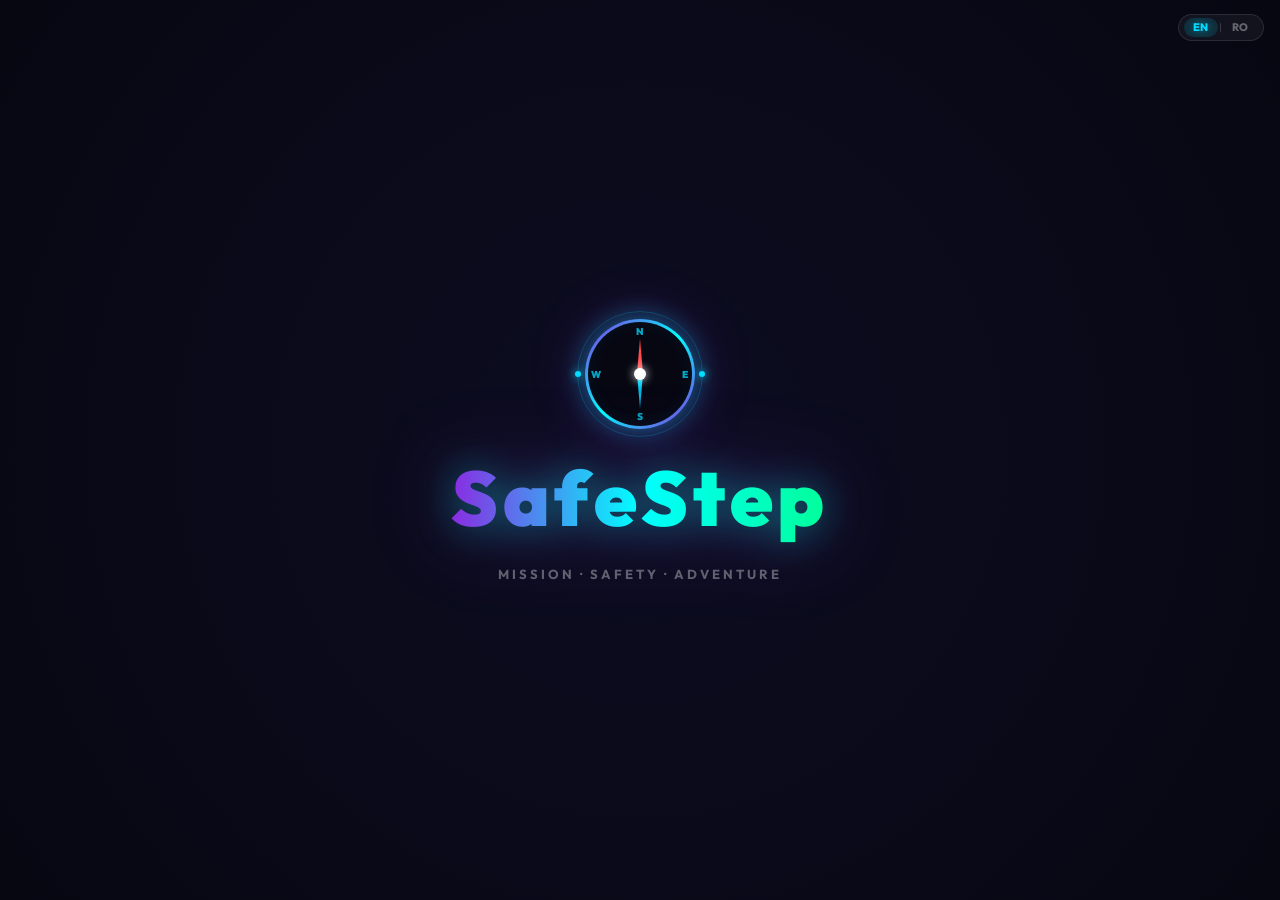
<file: src/main/resources/static/index.html>
<!DOCTYPE html>
<html lang="en">
<head>
    <meta charset="UTF-8">
    <meta name="viewport" content="width=device-width, initial-scale=1.0">
    <title>SafeStep — Portal</title>

    <!-- PWA META TAGS -->
    <meta name="apple-mobile-web-app-capable" content="yes">
    <meta name="apple-mobile-web-app-status-bar-style" content="black-translucent">
    <meta name="mobile-web-app-capable" content="yes">

    <link rel="stylesheet" href="css/style.css">
    <script src="js/i18n.js"></script>
    <style>
        /* ── Language Switcher ── */
        .lang-switcher {
            position: fixed;
            top: 14px;
            right: 16px;
            z-index: 100000;
            display: flex;
            align-items: center;
            gap: 1px;
            background: rgba(255,255,255,0.05);
            border: 1px solid rgba(255,255,255,0.10);
            border-radius: 999px;
            padding: 3px 5px;
            backdrop-filter: blur(10px);
            -webkit-backdrop-filter: blur(10px);
        }
        .lang-btn {
            background: transparent;
            border: none;
            color: rgba(255,255,255,0.35);
            font-size: 0.68rem;
            font-weight: 800;
            letter-spacing: 0.6px;
            cursor: pointer;
            padding: 4px 9px;
            border-radius: 999px;
            transition: color 0.2s ease, background 0.2s ease, text-shadow 0.2s ease;
            line-height: 1;
        }
        .lang-btn.active {
            background: rgba(0, 220, 255, 0.13);
            color: #00dcff;
            text-shadow: 0 0 8px rgba(0, 220, 255, 0.55);
        }
        .lang-btn:hover:not(.active) { color: rgba(255,255,255,0.70); }
        .lang-divider {
            color: rgba(255,255,255,0.18);
            font-size: 0.65rem;
            pointer-events: none;
            user-select: none;
        }

        /* ══════════════════════════════════════════════════════════════
           GLOBAL BACKGROUND
        ══════════════════════════════════════════════════════════════ */
        body.portal {
            min-height: 100vh;
            display: grid;
            place-items: center;
            padding: 20px;
            background: radial-gradient(circle at center, #0d0d22 0%, #070712 100%);
            overflow-x: hidden;
            position: relative;
        }

        body.portal::before,
        body.portal::after {
            content: "";
            position: fixed;
            border-radius: 50%;
            pointer-events: none;
            z-index: 0;
            filter: blur(90px);
        }
        body.portal::before {
            width: 520px;
            height: 520px;
            top: -120px;
            left: -140px;
            background: radial-gradient(circle, rgba(138, 43, 226, 0.18) 0%, transparent 70%);
            animation: orbPulse 7s ease-in-out infinite alternate;
        }
        body.portal::after {
            width: 480px;
            height: 480px;
            bottom: -100px;
            right: -120px;
            background: radial-gradient(circle, rgba(0, 220, 255, 0.14) 0%, transparent 70%);
            animation: orbPulse 9s 1.5s ease-in-out infinite alternate;
        }
        @keyframes orbPulse {
            from { opacity: 0.55; transform: scale(1);   }
            to   { opacity: 1;    transform: scale(1.18); }
        }
        .orb-mid {
            position: fixed;
            width: 340px;
            height: 340px;
            top: 38%;
            right: 15%;
            background: radial-gradient(circle, rgba(106, 0, 255, 0.10) 0%, transparent 70%);
            border-radius: 50%;
            filter: blur(70px);
            pointer-events: none;
            z-index: 0;
            animation: orbPulse 11s 3s ease-in-out infinite alternate;
        }

        /* ══════════════════════════════════════════════════════════════
           SPLASH SCREEN
        ══════════════════════════════════════════════════════════════ */
        #splash-screen {
            position: fixed;
            inset: 0;
            z-index: 99999;
            background: radial-gradient(circle at center, #0d0d22 0%, #070712 100%);
            display: flex;
            flex-direction: column;
            align-items: center;
            justify-content: center;
            gap: 20px;
            transition: opacity 0.6s ease;
        }
        #splash-screen.fade-out {
            opacity: 0;
            pointer-events: none;
        }

        /* Compass — splash */
        .compass-wrap {
            position: relative;
            width: 110px;
            height: 110px;
            animation: compassSpin 2s ease-out both;
        }
        @keyframes compassSpin {
            from { transform: rotate(-360deg) scale(0.6); opacity: 0; }
            to   { transform: rotate(0deg)   scale(1);   opacity: 1; }
        }
        .compass-ring {
            position: absolute;
            inset: 0;
            border-radius: 50%;
            border: 3px solid transparent;
            background: linear-gradient(#070712, #070712) padding-box,
                        linear-gradient(135deg, #8a2be2, #00ffff, #8a2be2) border-box;
            box-shadow: 0 0 28px rgba(0, 220, 255, 0.45), 0 0 56px rgba(138, 43, 226, 0.30),
                        inset 0 0 18px rgba(0, 220, 255, 0.06);
        }
        .compass-ring-outer {
            position: absolute;
            inset: -8px;
            border-radius: 50%;
            border: 1px solid rgba(0, 220, 255, 0.18);
            animation: ringRotate 12s linear infinite;
        }
        .compass-ring-outer::before,
        .compass-ring-outer::after {
            content: "";
            position: absolute;
            width: 6px;
            height: 6px;
            background: #00dcff;
            border-radius: 50%;
            box-shadow: 0 0 8px #00dcff;
            top: 50%;
            left: -3px;
            transform: translateY(-50%);
        }
        .compass-ring-outer::after {
            left: auto;
            right: -3px;
        }
        @keyframes ringRotate {
            from { transform: rotate(0deg); }
            to   { transform: rotate(360deg); }
        }
        .compass-needle {
            position: absolute;
            inset: 0;
            display: flex;
            align-items: center;
            justify-content: center;
            animation: needleSwing 2.2s 0.5s ease-out both;
        }
        @keyframes needleSwing {
            0%   { transform: rotate(180deg); }
            60%  { transform: rotate(-20deg); }
            80%  { transform: rotate(12deg);  }
            100% { transform: rotate(0deg);   }
        }
        .needle-shaft {
            position: relative;
            width: 6px;
            height: 70px;
            display: flex;
            flex-direction: column;
            align-items: center;
        }
        .needle-north {
            flex: 1;
            width: 6px;
            clip-path: polygon(50% 0%, 100% 100%, 0% 100%);
            background: linear-gradient(180deg, #ff3a3a, #ff6060);
            box-shadow: 0 0 12px rgba(255, 60, 60, 0.7);
        }
        .needle-south {
            flex: 1;
            width: 6px;
            clip-path: polygon(0% 0%, 100% 0%, 50% 100%);
            background: linear-gradient(180deg, #00dcff, #0099cc);
            box-shadow: 0 0 12px rgba(0, 220, 255, 0.7);
        }
        .needle-center {
            position: absolute;
            top: 50%;
            left: 50%;
            transform: translate(-50%, -50%);
            width: 12px;
            height: 12px;
            border-radius: 50%;
            background: #fff;
            box-shadow: 0 0 10px rgba(255, 255, 255, 0.9);
            z-index: 2;
        }
        .compass-label {
            position: absolute;
            font-size: 0.62rem;
            font-weight: 900;
            letter-spacing: 1px;
            color: rgba(0, 220, 255, 0.75);
        }
        .compass-label.n { top:  6px; left: 50%; transform: translateX(-50%); }
        .compass-label.s { bottom: 6px; left: 50%; transform: translateX(-50%); }
        .compass-label.e { right: 6px; top: 50%; transform: translateY(-50%); }
        .compass-label.w { left:  6px; top: 50%; transform: translateY(-50%); }

        .splash-title {
            font-weight: 900;
            font-size: clamp(2.8rem, 9vw, 4.8rem);
            letter-spacing: 0.06em;
            background: linear-gradient(90deg, #8a2be2, #00ffff, #00ff99);
            -webkit-background-clip: text;
            background-clip: text;
            color: transparent;
            filter: drop-shadow(0 0 20px rgba(0, 255, 255, 0.4))
                    drop-shadow(0 0 40px rgba(138, 43, 226, 0.30));
            animation: splashTitleIn 0.7s 0.2s ease both,
                       splashPulse   2s   0.9s ease-in-out infinite alternate;
        }
        @keyframes splashTitleIn {
            from { opacity: 0; transform: translateY(20px); }
            to   { opacity: 1; transform: translateY(0);    }
        }
        @keyframes splashPulse {
            from { filter: drop-shadow(0 0 12px rgba(0,255,255,0.25)) drop-shadow(0 0 24px rgba(138,43,226,0.20)); }
            to   { filter: drop-shadow(0 0 32px rgba(0,255,255,0.60)) drop-shadow(0 0 56px rgba(138,43,226,0.48)); }
        }
        .splash-tagline {
            font-size: 0.82rem;
            font-weight: 700;
            letter-spacing: 3px;
            color: rgba(255,255,255,0.35);
            animation: splashTitleIn 0.7s 0.4s ease both;
        }

        /* ══════════════════════════════════════════════════════════════
           PORTAL
        ══════════════════════════════════════════════════════════════ */
        #portal-content {
            opacity: 0;
            transform: translateY(20px);
            transition: opacity 0.55s ease, transform 0.55s ease;
            width: 100%;
            position: relative;
            z-index: 2;
        }
        #portal-content.visible {
            opacity: 1;
            transform: translateY(0);
        }
        .portal-shell {
            width: min(980px, 100%);
            margin: 0 auto;
        }

        /* ── Portal Compass Hero ── */
        .portal-hero {
            text-align: center;
            margin-bottom: 32px;
        }
        .portal-compass-wrap {
            position: relative;
            width: 164px;
            height: 164px;
            margin: 0 auto 24px;
        }
        .portal-compass-ring {
            position: absolute;
            inset: 0;
            border-radius: 50%;
            border: 2px solid transparent;
            background: linear-gradient(#070712, #070712) padding-box,
                        linear-gradient(135deg, #8a2be2, #00ffff, #8a2be2) border-box;
            box-shadow: 0 0 32px rgba(0, 220, 255, 0.35),
                        0 0 64px rgba(138, 43, 226, 0.22),
                        inset 0 0 24px rgba(0, 220, 255, 0.05);
        }
        .portal-compass-outer {
            position: absolute;
            inset: -10px;
            border-radius: 50%;
            border: 1px solid rgba(0, 220, 255, 0.15);
            animation: ringRotate 16s linear infinite;
        }
        .portal-compass-outer::before,
        .portal-compass-outer::after {
            content: "";
            position: absolute;
            width: 5px;
            height: 5px;
            background: #00dcff;
            border-radius: 50%;
            box-shadow: 0 0 7px #00dcff;
            top: 50%;
            left: -2.5px;
            transform: translateY(-50%);
        }
        .portal-compass-outer::after {
            left: auto;
            right: -2.5px;
        }
        /* Tick marks on the outer ring */
        .portal-compass-ticks {
            position: absolute;
            inset: -18px;
            border-radius: 50%;
            animation: ringRotate 32s linear infinite reverse;
        }
        .portal-compass-ticks::before {
            content: "";
            position: absolute;
            inset: 0;
            border-radius: 50%;
            border: 1px dashed rgba(138, 43, 226, 0.12);
        }
        /* Cardinal labels */
        .portal-compass-label {
            position: absolute;
            font-size: 0.58rem;
            font-weight: 900;
            letter-spacing: 1px;
            color: rgba(0, 220, 255, 0.55);
        }
        .portal-compass-label.n { top:  10px; left: 50%; transform: translateX(-50%); }
        .portal-compass-label.s { bottom: 10px; left: 50%; transform: translateX(-50%); }
        .portal-compass-label.e { right: 10px; top: 50%; transform: translateY(-50%); }
        .portal-compass-label.w { left:  10px; top: 50%; transform: translateY(-50%); }
        /* Logo text inside compass */
        .portal-compass-text {
            position: absolute;
            inset: 0;
            display: flex;
            align-items: center;
            justify-content: center;
            flex-direction: column;
            gap: 2px;
        }
        .portal-compass-logo {
            font-size: 1.18rem;
            font-weight: 900;
            letter-spacing: 0.12em;
            background: linear-gradient(90deg, #00e5ff, #b388ff);
            -webkit-background-clip: text;
            background-clip: text;
            color: transparent;
            filter: drop-shadow(0 0 8px rgba(0, 220, 255, 0.55))
                    drop-shadow(0 0 18px rgba(138, 43, 226, 0.35));
            line-height: 1;
        }
        .portal-compass-sub {
            font-size: 0.42rem;
            font-weight: 700;
            letter-spacing: 3px;
            color: rgba(0, 220, 255, 0.45);
            text-transform: uppercase;
        }

        /* ── Role Selection Grid ── */
        .role-grid {
            display: grid;
            grid-template-columns: repeat(2, minmax(0, 1fr));
            gap: 16px;
        }
        .role-card {
            position: relative;
            border-radius: 18px;
            background: rgba(12, 12, 26, 0.82);
            border: 1px solid rgba(255, 255, 255, 0.07);
            box-shadow: 0 18px 60px rgba(0, 0, 0, 0.55),
                        inset 0 1px 0 rgba(255, 255, 255, 0.05);
            backdrop-filter: blur(14px);
            -webkit-backdrop-filter: blur(14px);
            overflow: hidden;
            cursor: pointer;
            transition: transform 0.28s cubic-bezier(0.22, 1, 0.36, 1),
                        border-color 0.28s ease,
                        box-shadow 0.28s ease;
            padding: 28px 26px 26px;
            min-height: 190px;
        }
        .role-card::before {
            content: "";
            position: absolute;
            inset: 0;
            opacity: 0;
            transition: opacity 0.28s ease;
        }
        .role-card.parent::before {
            background: radial-gradient(ellipse at 30% 0%, rgba(59,130,246,0.14) 0%, transparent 65%);
        }
        .role-card.child::before {
            background: radial-gradient(ellipse at 70% 0%, rgba(255,130,58,0.12) 0%, transparent 65%);
        }
        .role-card:hover {
            transform: translateY(-5px) scale(1.015);
            box-shadow: 0 28px 80px rgba(0, 0, 0, 0.70);
        }
        .role-card.parent:hover { border-color: rgba(59, 130, 246, 0.32); }
        .role-card.child:hover  { border-color: rgba(255, 130, 58, 0.28); }
        .role-card:hover::before { opacity: 1; }
        .role-card .content { position: relative; z-index: 2; }

        .role-badge {
            display: inline-block;
            padding: 4px 10px;
            border-radius: 999px;
            font-weight: 800;
            letter-spacing: 1.2px;
            font-size: 0.68rem;
            text-transform: uppercase;
        }
        .role-card.parent .role-badge {
            background: rgba(59, 130, 246, 0.10);
            border: 1px solid rgba(59, 130, 246, 0.24);
            color: rgba(147, 197, 253, 0.88);
        }
        .role-card.child .role-badge {
            background: rgba(255, 130, 58, 0.10);
            border: 1px solid rgba(255, 130, 58, 0.24);
            color: rgba(253, 186, 116, 0.88);
        }

        .role-heading {
            margin-top: 14px;
            font-size: 1.55rem;
            font-weight: 900;
            color: #fff;
            letter-spacing: -0.01em;
        }

        .role-btn {
            display: inline-block;
            margin-top: 20px;
            padding: 9px 22px;
            border-radius: 10px;
            font-size: 0.82rem;
            font-weight: 800;
            letter-spacing: 0.5px;
            cursor: pointer;
            border: none;
            pointer-events: none;
            transition: background 0.2s ease;
        }
        .role-card.parent .role-btn {
            background: rgba(59, 130, 246, 0.16);
            border: 1px solid rgba(59, 130, 246, 0.28);
            color: #93c5fd;
        }
        .role-card.child .role-btn {
            background: rgba(255, 130, 58, 0.14);
            border: 1px solid rgba(255, 130, 58, 0.26);
            color: #fdba74;
        }
        .role-card:hover .role-btn {
            background: rgba(255, 255, 255, 0.08);
        }

        /* ── Footer ── */
        .portal-footer {
            margin-top: 22px;
            text-align: center;
            color: rgba(255,255,255,0.28);
            font-size: 0.72rem;
            letter-spacing: 1.6px;
            font-weight: 600;
        }

        @media (max-width: 860px) {
            .role-grid { grid-template-columns: 1fr; }
        }

        /* Avatar picker overlay removed — child_map.html handles the full setup flow */

    </style>
</head>
<body class="portal">

    <!-- Language Switcher -->
    <div class="lang-switcher" role="group" aria-label="Language">
        <button class="lang-btn active" data-lang="EN" onclick="ssSetLang('EN')">EN</button>
        <span class="lang-divider">|</span>
        <button class="lang-btn" data-lang="RO" onclick="ssSetLang('RO')">RO</button>
    </div>

    <div class="orb-mid"></div>

    <!-- SPLASH SCREEN -->
    <div id="splash-screen">

        <div class="compass-wrap">
            <div class="compass-ring"></div>
            <div class="compass-ring-outer"></div>
            <span class="compass-label n">N</span>
            <span class="compass-label s">S</span>
            <span class="compass-label e">E</span>
            <span class="compass-label w">W</span>
            <div class="compass-needle">
                <div class="needle-shaft">
                    <div class="needle-north"></div>
                    <div class="needle-center"></div>
                    <div class="needle-south"></div>
                </div>
            </div>
        </div>

        <div class="splash-title">SafeStep</div>
        <div class="splash-tagline" data-i18n="portal.tagline">MISSION · SAFETY · ADVENTURE</div>
    </div>

    <!-- PORTAL -->
    <div id="portal-content">
        <div class="portal-shell">

            <!-- Compass Hero -->
            <div class="portal-hero">
                <div class="portal-compass-wrap">
                    <div class="portal-compass-ring"></div>
                    <div class="portal-compass-outer"></div>
                    <div class="portal-compass-ticks"></div>
                    <span class="portal-compass-label n">N</span>
                    <span class="portal-compass-label s">S</span>
                    <span class="portal-compass-label e">E</span>
                    <span class="portal-compass-label w">W</span>
                    <div class="portal-compass-text">
                        <span class="portal-compass-logo">SafeStep</span>
                        <span class="portal-compass-sub" data-i18n="portal.compass.sub">Navigate Safe</span>
                    </div>
                </div>
            </div>

            <!-- Role Cards -->
            <div class="role-grid">

                <div class="role-card parent" onclick="location.href='parent_login.html'">
                    <div class="content">
                        <span class="role-badge" data-i18n="portal.parent.badge">SECURE PORTAL</span>
                        <div class="role-heading" data-i18n="portal.parent.heading">Parent Gateway</div>
                        <div class="role-btn" data-i18n="portal.parent.btn">Access Dashboard</div>
                    </div>
                </div>

                <div class="role-card child" onclick="location.href='child_map.html'">
                    <div class="content">
                        <span class="role-badge" data-i18n="portal.child.badge">LIVE MISSION</span>
                        <div class="role-heading" data-i18n="portal.child.heading">Child Quest</div>
                        <div class="role-btn" data-i18n="portal.child.btn">Select Avatar</div>
                    </div>
                </div>

            </div>

            <div class="portal-footer" data-i18n="portal.footer">SAFE STEP &nbsp;•&nbsp; PREMIUM ECOSYSTEM</div>
        </div>
    </div>

    <script>
        window.addEventListener('load', () => {
            const splash = document.getElementById('splash-screen');
            const portal = document.getElementById('portal-content');

            setTimeout(() => {
                splash.classList.add('fade-out');
                portal.classList.add('visible');
                setTimeout(() => { splash.style.display = 'none'; }, 620);
            }, 2500);
        });

        // Avatar picker removed — child_map.html handles the complete setup flow:
        // Step 1 (name) → Step 2 (avatar) → Step 3 (pairing code).
    </script>
</body>
</html>
</file>
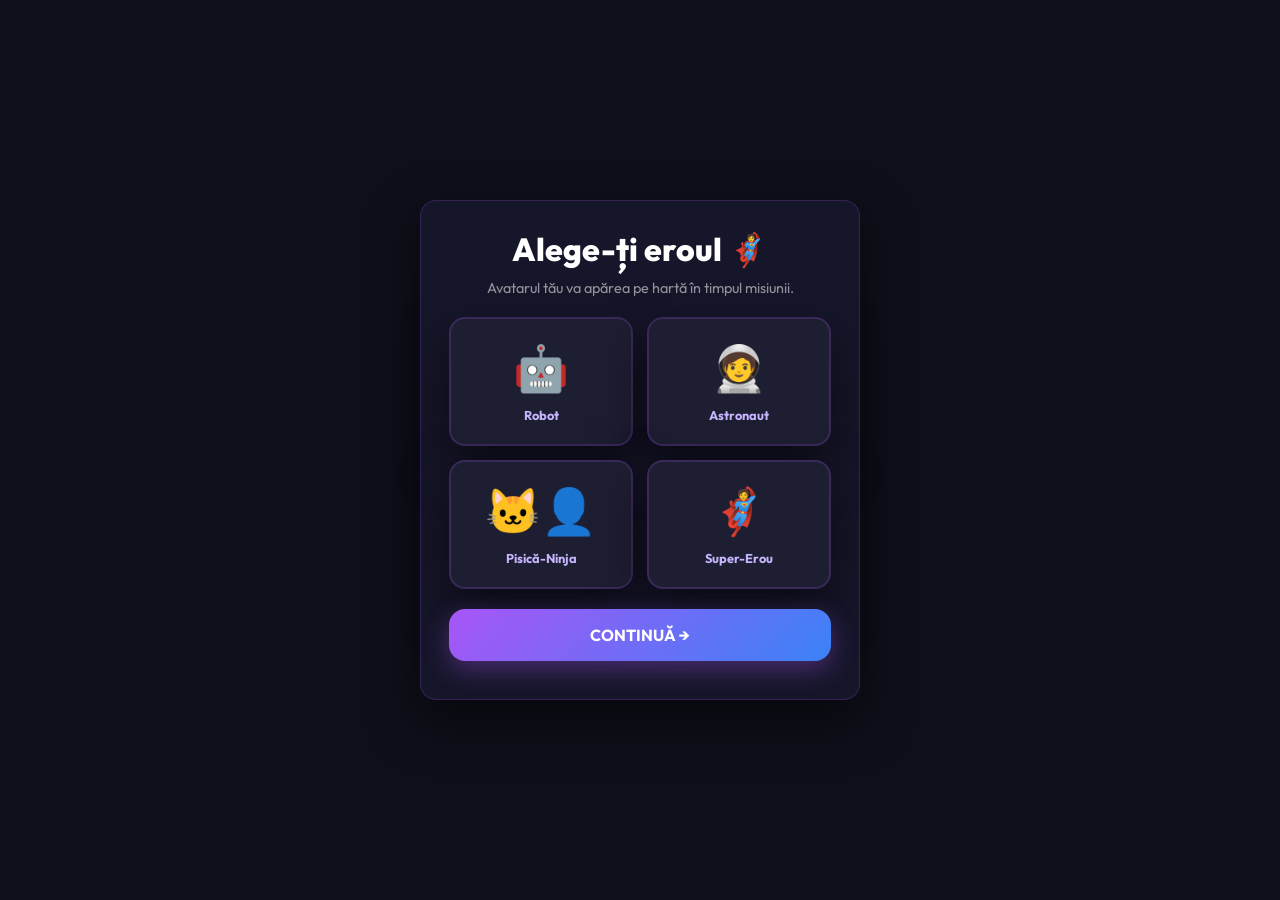
<file: src/main/resources/static/avatar.html>
<!DOCTYPE html>
<html lang="ro">
<head>
    <meta charset="UTF-8">
    <meta name="viewport" content="width=device-width, initial-scale=1.0">
    <title>SafeStep — Alege Eroul</title>
    <link rel="stylesheet" href="css/style.css">
    <style>
        body { background: var(--bg-deep); }
        .hero-grid {
            display: grid;
            grid-template-columns: repeat(2, 1fr);
            gap: 14px;
            margin-top: 20px;
        }
        .hero-card {
            background: var(--bg-card);
            border: 2px solid rgba(168, 85, 247, 0.2);
            border-radius: var(--radius);
            padding: 20px 12px;
            cursor: pointer;
            transition: var(--transition);
            box-shadow: var(--shadow-deep);
        }
        .hero-card:hover, .hero-card.selected {
            border-color: var(--neon-violet);
            transform: translateY(-4px);
            box-shadow: 0 16px 40px rgba(168, 85, 247, 0.35);
        }
        .hero-card .emoji { font-size: 2.8rem; display: block; margin-bottom: 8px; }
        .hero-card .label { font-size: 0.8rem; font-weight: 700; color: #c4b5fd; }
    </style>
</head>
<body class="app-center">
    <div class="glass-panel">
        <h1>Alege-ți eroul 🦸</h1>
        <p>Avatarul tău va apărea pe hartă în timpul misiunii.</p>
        <div class="hero-grid" id="hero-grid">
            <div class="hero-card" data-avatar="🤖" data-id="robot"><span class="emoji">🤖</span><span class="label">Robot</span></div>
            <div class="hero-card" data-avatar="🧑‍🚀" data-id="astronaut"><span class="emoji">🧑‍🚀</span><span class="label">Astronaut</span></div>
            <div class="hero-card" data-avatar="🐱‍👤" data-id="ninja-cat"><span class="emoji">🐱‍👤</span><span class="label">Pisică-Ninja</span></div>
            <div class="hero-card" data-avatar="🦸" data-id="superhero"><span class="emoji">🦸</span><span class="label">Super-Erou</span></div>
        </div>
        <button class="btn-premium" id="btn-continue" style="margin-top: 20px;" disabled onclick="continueFlow()">CONTINUĂ →</button>
    </div>
    <script>
        let selected = localStorage.getItem('kid_avatar') || '';
        const cards = document.querySelectorAll('.hero-card');
        cards.forEach(card => {
            if (card.dataset.avatar === selected) card.classList.add('selected');
            card.onclick = () => {
                cards.forEach(c => c.classList.remove('selected'));
                card.classList.add('selected');
                selected = card.dataset.avatar;
                localStorage.setItem('kid_avatar', selected);
                localStorage.setItem('kid_avatar_id', card.dataset.id);
                document.getElementById('btn-continue').disabled = false;
            };
        });
        if (selected) document.getElementById('btn-continue').disabled = false;

        function continueFlow() {
            if (!selected) return;
            const paired = localStorage.getItem('is_paired') === 'true';
            window.location.href = paired ? 'child_map.html' : 'pairing.html';
        }
    </script>
</body>
</html>
</file>
<file: src/main/resources/static/css/style.css>
@import url('https://fonts.googleapis.com/css2?family=Outfit:wght@300;500;600;800;900&display=swap');

:root {
    --bg-deep: #0f0f1a;
    --bg-panel: #16162a;
    --bg-card: #1e1e32;
    --neon-violet: #a855f7;
    --neon-blue: #3b82f6;
    --neon-orange: #ff823a;
    --alert-red: #ef4444;
    --text-muted: rgba(255, 255, 255, 0.55);
    --radius: 16px;
    --shadow-deep: 0 20px 50px rgba(0, 0, 0, 0.55);
    --transition: all 0.3s ease;
}

* { box-sizing: border-box; margin: 0; padding: 0; font-family: 'Outfit', sans-serif; }

body {
    min-height: 100vh;
    background: var(--bg-deep);
    color: #fff;
}

body.app-center {
    display: flex;
    align-items: center;
    justify-content: center;
    overflow: hidden;
}

.glass-panel {
    background: var(--bg-panel);
    border: 1px solid rgba(168, 85, 247, 0.2);
    border-radius: var(--radius);
    padding: 28px;
    width: 92%;
    max-width: 440px;
    text-align: center;
    box-shadow: var(--shadow-deep);
    transition: var(--transition);
}

h1 { font-weight: 800; color: white; margin-bottom: 10px; }
h2 { font-weight: 700; color: white; }
p { color: var(--text-muted); margin-bottom: 16px; font-size: 0.9rem; }

input, select, textarea {
    width: 100%;
    padding: 14px 16px;
    background: var(--bg-card) !important;
    border: 1px solid rgba(168, 85, 247, 0.25);
    border-radius: var(--radius);
    color: white !important;
    font-size: 0.95rem;
    margin-bottom: 12px;
    outline: none;
    transition: var(--transition);
}

input:focus {
    border-color: var(--neon-violet);
    box-shadow: 0 0 0 3px rgba(168, 85, 247, 0.2);
}

.btn-premium {
    width: 100%;
    padding: 16px;
    border-radius: var(--radius);
    border: none;
    background: linear-gradient(135deg, var(--neon-violet), var(--neon-blue));
    color: white;
    font-weight: 700;
    font-size: 1rem;
    cursor: pointer;
    box-shadow: 0 8px 24px rgba(168, 85, 247, 0.35);
    transition: var(--transition);
    margin-bottom: 10px;
}

.btn-premium:hover {
    transform: translateY(-2px);
    box-shadow: 0 12px 28px rgba(59, 130, 246, 0.4);
}

.btn-secondary {
    width: 100%;
    background: var(--bg-card);
    border: 1px solid rgba(255, 255, 255, 0.12);
    color: white;
    padding: 12px 16px;
    border-radius: var(--radius);
    cursor: pointer;
    font-size: 0.9rem;
    transition: var(--transition);
}

.btn-secondary:hover {
    border-color: var(--neon-violet);
    background: #252540;
}

.btn-ghost {
    background: transparent;
    border: 1px dashed rgba(239, 68, 68, 0.5);
    color: #fca5a5;
    padding: 10px 14px;
    border-radius: var(--radius);
    font-size: 0.78rem;
    cursor: pointer;
    transition: var(--transition);
    width: 100%;
    margin-top: 8px;
}

.btn-ghost:hover {
    background: rgba(239, 68, 68, 0.12);
    border-color: var(--alert-red);
}

/* Parent app shell */
.app-shell {
    display: flex;
    min-height: 100vh;
    background: var(--bg-deep);
}

.sidebar {
    width: 260px;
    background: var(--bg-panel);
    border-right: 1px solid rgba(168, 85, 247, 0.15);
    padding: 24px 16px;
    display: flex;
    flex-direction: column;
    gap: 8px;
    flex-shrink: 0;
    z-index: 100;
}

.sidebar-brand {
    font-weight: 900;
    font-size: 1.25rem;
    margin-bottom: 20px;
    background: linear-gradient(90deg, var(--neon-violet), var(--neon-blue));
    -webkit-background-clip: text;
    -webkit-text-fill-color: transparent;
    background-clip: text;
}

.nav-item {
    display: flex;
    align-items: center;
    gap: 10px;
    padding: 14px 16px;
    border-radius: var(--radius);
    color: var(--text-muted);
    cursor: pointer;
    transition: var(--transition);
    border: 1px solid transparent;
    font-weight: 600;
    font-size: 0.9rem;
}

.nav-item:hover, .nav-item.active {
    background: rgba(168, 85, 247, 0.12);
    color: #fff;
    border-color: rgba(168, 85, 247, 0.3);
}

.main-content {
    flex: 1;
    position: relative;
    overflow: hidden;
}

.view-panel { display: none; height: 100%; }
.view-panel.active { display: block; }

#parent-live-map {
    width: 100%;
    height: 100vh;
}

.panel-card {
    background: var(--bg-panel);
    border-radius: var(--radius);
    border: 1px solid rgba(168, 85, 247, 0.2);
    padding: 24px;
    margin: 24px;
    box-shadow: var(--shadow-deep);
    max-width: 640px;
}

.alert-history-item {
    background: var(--bg-card);
    border-radius: var(--radius);
    padding: 14px 16px;
    margin-bottom: 10px;
    border-left: 4px solid var(--alert-red);
    transition: var(--transition);
}

.alert-history-item:hover {
    transform: translateX(4px);
}
</file>
